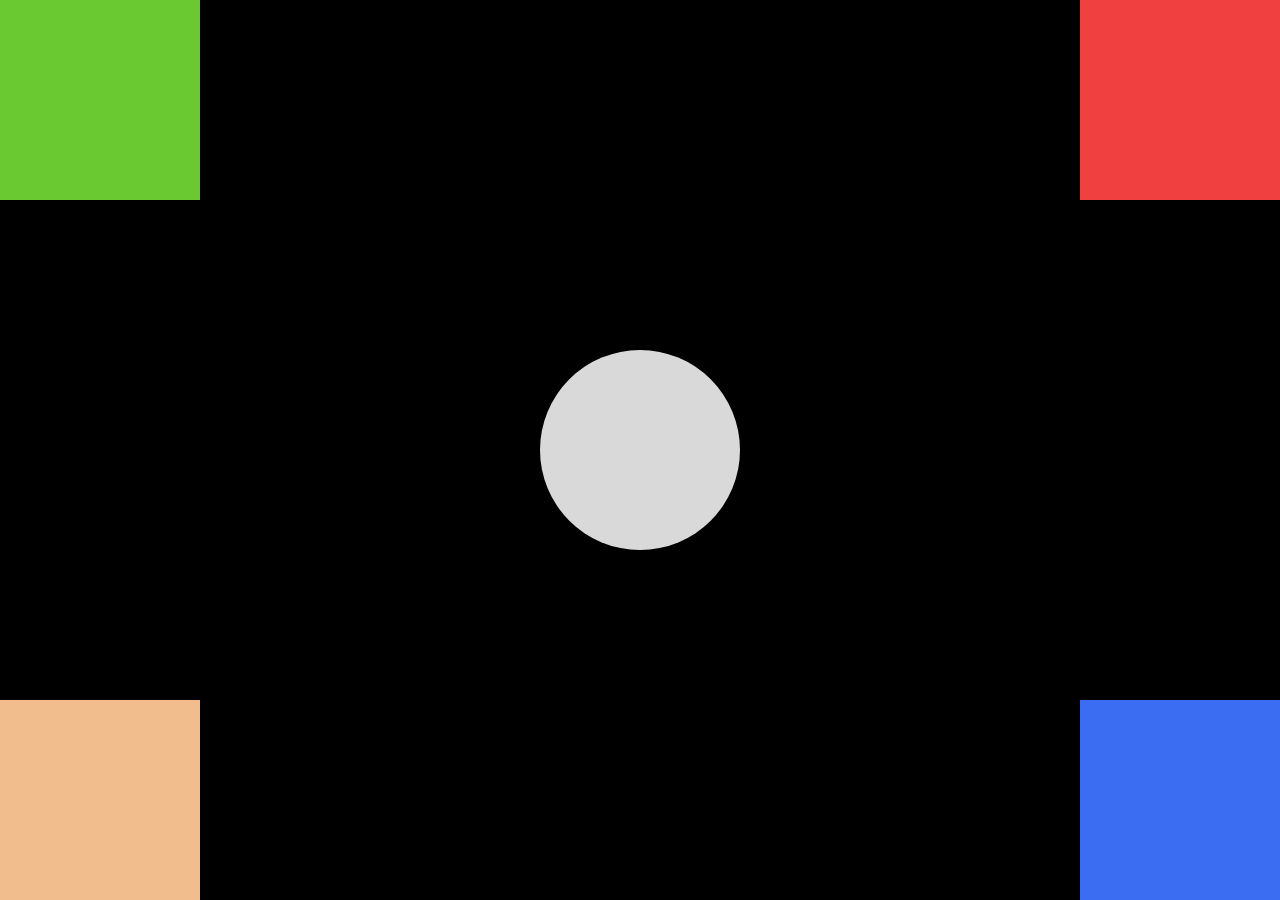
<file: assignment.html>
<!DOCTYPE html>
<html lang="en">
<head>
    <meta charset="UTF-8">
    <meta name="viewport" content="width=device-width, initial-scale=1.0">
    <title>Document</title>
    <link rel="stylesheet" href="assignment.css">
</head>
<body>
    <div id="container">
       
        <div class="top-left square"></div>
        <div class="top-right square"></div>
        <div class="bottom-left square"></div>
        <div class="bottom-right square"></div>
        <div class="circle shape"></div>
    </div>
    <script>
         const shape = document.querySelector(".shape");
         const squares = document.querySelectorAll(".square");

         let isCircle = true;

        shape.addEventListener("click", function () {
            if (isCircle) {
                shape.style.borderRadius = "0%";
                squares.forEach(square => {
                    square.style.borderRadius = "50%";    
                    
                });

            } else {
                shape.style.borderRadius = "50%";
                squares.forEach(square => {
                    square.style.borderRadius = "0%";    
                    
                });
            }
            isCircle = !isCircle;
        });
    </script>
</body>
</html>
</file>
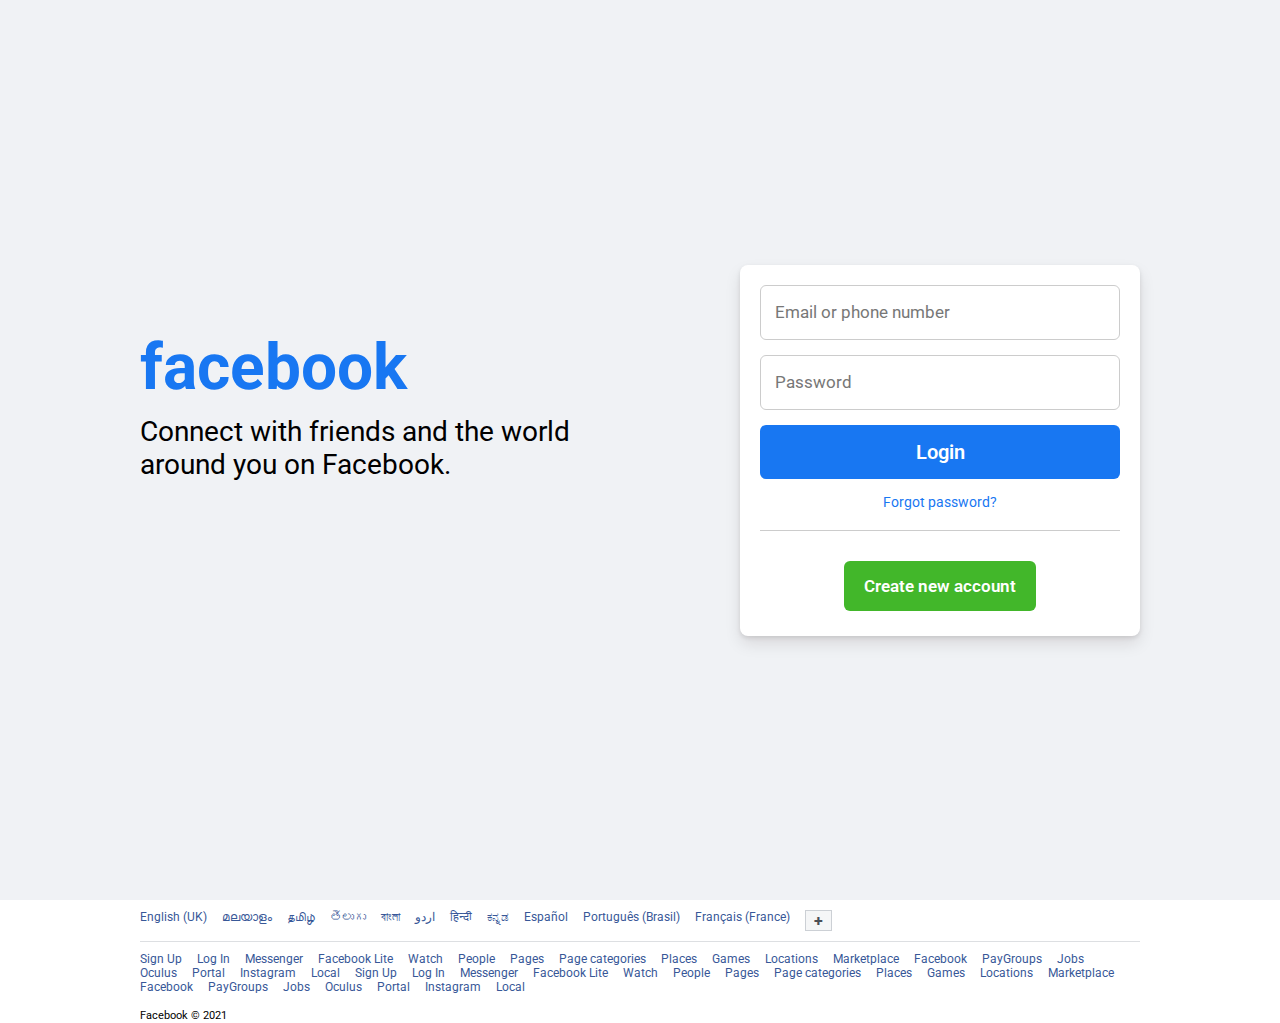
<file: Face.html>
<!DOCTYPE html>
<html lang="en">
  <head>
    <meta charset="UTF-8">
    <meta name="viewport" content="width=device-width, initial-scale=1.0">
    <title>Facebook Login Page | Richard</title>
    <link rel="stylesheet" href="face.css">
  </head>
  <body>
    <div class="container flex">
      <div class="facebook-page flex">
        <div class="text">
          <h1>facebook</h1>
          <p>Connect with friends and the world </p>
          <p> around you on Facebook.</p>
        </div>
        <form action="#">
          <input type="email" placeholder="Email or phone number" required>
          <input type="password" placeholder="Password" required>
          <div class="link">
            <button type="submit" class="login">Login</button>
            <a href="#" class="forgot">Forgot password?</a>
          </div>
          <hr>
          <div class="button">
            <a href="#">Create new account</a>
          </div>
        </form>
      </div>
    </div>

    <footer>
      <div class="footer-contents">
        <ol>
          <li>English (UK)</li>
          <li><a href="#">മലയാളം</a></li>
          <li><a href="#">தமிழ்</a></li>
          <li><a href="#">తెలుగు</a></li>
          <li><a href="#">বাংলা</a></li>
          <li><a href="#">اردو</a></li>
          <li><a href="#">हिन्दी</a></li>
          <li><a href="#">ಕನ್ನಡ</a></li>
          <li><a href="#">Español</a></li>
          <li><a href="#">Português (Brasil)</a></li>
          <li><a href="#">Français (France)</a></li>
          <li><button>+</button></li>
        </ol>

        <ol>
          <li><a href="#">Sign Up</a></li>
          <li><a href="#">Log In </a></li>
          <li><a href="#">Messenger</a></li>
          <li><a href="#">Facebook Lite</a></li>
          <li><a href="#">Watch</a></li>
          <li><a href="#">People</a></li>
          <li><a href="#">Pages</a></li>
          <li><a href="#">Page categories</a></li>
          <li><a href="#">Places</a></li>
          <li><a href="#">Games</a></li>
          <li><a href="#">Locations</a></li>
          <li><a href="#">Marketplace</a></li>
          <li><a href="#">Facebook</a></li>
          <li><a href="#">PayGroups</a></li>
          <li><a href="#">Jobs</a></li>
          <li><a href="#">Oculus</a></li>
          <li><a href="#">Portal</a></li>
          <li><a href="#">Instagram</a></li>
          <li><a href="#">Local</a></li>
          <li><a href="#">Sign Up</a></li>
          <li><a href="#">Log In </a></li>
          <li><a href="#">Messenger</a></li>
          <li><a href="#">Facebook Lite</a></li>
          <li><a href="#">Watch</a></li>
          <li><a href="#">People</a></li>
          <li><a href="#">Pages</a></li>
          <li><a href="#">Page categories</a></li>
          <li><a href="#">Places</a></li>
          <li><a href="#">Games</a></li>
          <li><a href="#">Locations</a></li>
          <li><a href="#">Marketplace</a></li>
          <li><a href="#">Facebook</a></li>
          <li><a href="#">PayGroups</a></li>
          <li><a href="#">Jobs</a></li>
          <li><a href="#">Oculus</a></li>
          <li><a href="#">Portal</a></li>
          <li><a href="#">Instagram</a></li>
          <li><a href="#">Local</a></li>
        </ol>
        <small>Facebook © 2021</small>
      </div>
    </footer>
  </body>
</html>
</file>
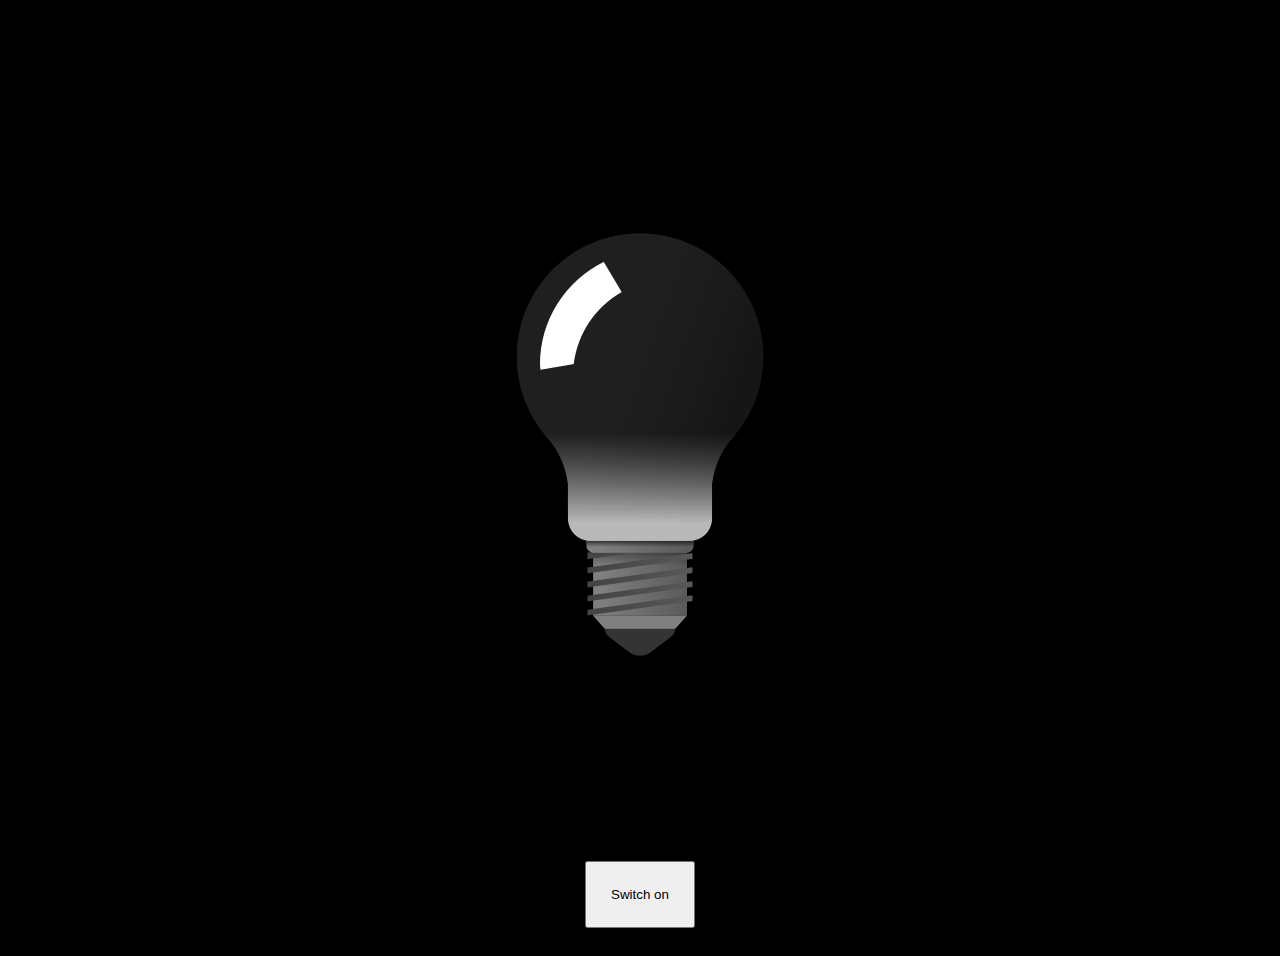
<file: javascript.html>
<!DOCTYPE html>
<html lang="en">
	<head>
		<meta charset="UTF-8" />
		<meta name="viewport" content="width=device-width, initial-scale=1.0" />
		<title>Document</title>
	</head>
	<body style="background-color: black; display: flex; height: 100vh; flex-direction: column; padding: 20px">
		<img id="bulb-off" style="margin: auto" src="/images/bulb-off.png" alt="" />
		<img id="bulb-on" style="margin: auto; display: none" src="/images/bulb-on.png" alt="" />
		<button
			id="switch-button"
			style="padding: 24px; width: fit-content; margin-left: auto; margin-right: auto; cursor: pointer"
		>
			Switch on
		</button>

		<script>
			const switchButton = document.querySelector("#switch-button");
			const bulbOff = document.querySelector("#bulb-off");
			const bultOn = document.querySelector("#bulb-on");

			switchButton.addEventListener("click", () => {
				if (switchButton.textContent === "Switch off") {
					// hide the off bulb
					bulbOff.style.display = "none";
					// show the on bulb
					bultOn.style.display = "block";
					switchButton.textContent = "Switch on";
				} else {
					// hide the on bulb
					bultOn.style.display = "none";
					// show the off bulb
					bulbOff.style.display = "block";
					switchButton.textContent = "Switch off";
				}
			});
		</script>
	</body>
</html>
</file>
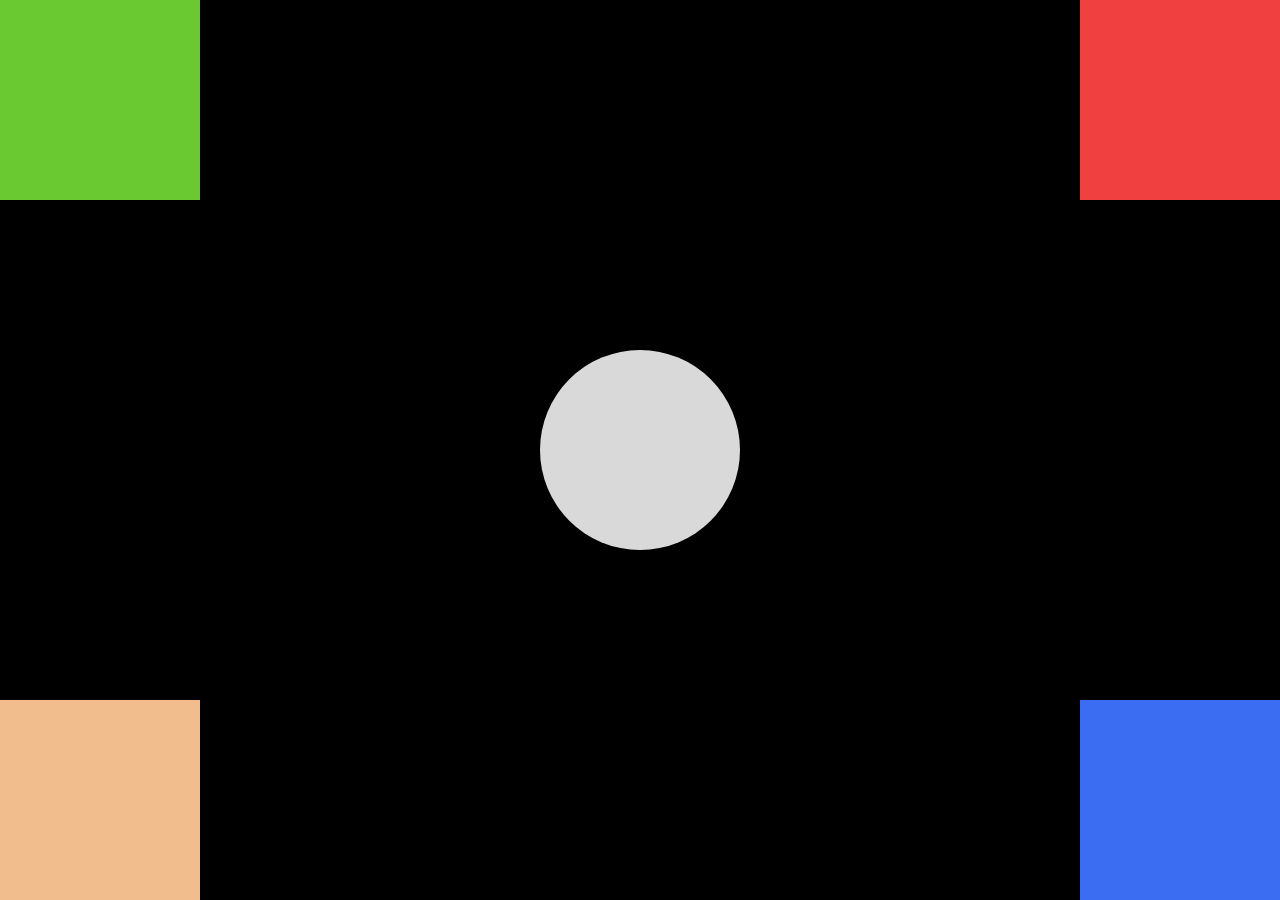
<file: work.html>
<!DOCTYPE html>
<html lang="en">
  <head>
    <meta charset="UTF-8">
    <meta name="viewport" content="width=device-width, initial-scale=1.0">
    <title>Document</title>
    <link rel="stylesheet" href="work.css">
  </head>
  <body>
    <div id="container">

      <div class="top-left square"></div>
      <div class="top-right square"></div>
      <div class="bottom-left square"></div>
      <div class="bottom-right square"></div>
      <div class="circle shape"></div>
    </div>
    <script>
         const shape = document.querySelector(".shape");
         const squares = document.querySelectorAll(".square");

         let isCircle = true;

        shape.addEventListener("click", function () {
            if (isCircle) {
                shape.style.borderRadius = "0%";
                squares.forEach(square => {
                    square.style.borderRadius = "50%";    
                    
                });

            } else {
                shape.style.borderRadius = "50%";
                squares.forEach(square => {
                    square.style.borderRadius = "0%";    
                    
                });
            }
            isCircle = !isCircle;
        });
    </script>
  </body>
</html>
</file>
<file: assignment.css>
body{
    margin:0;
    background-color: rgb(0, 0, 0);
    /* position: relative; */
}

#container{
    display: flex;
    /* align-items: center;
    justify-content: center; */
    height: 100vh;
}


.top-left{
    position: absolute;
    width: 200px;
    height: 200px;
    top: 0px;
    left: 0px;
    background: #6AC831;}

.top-right{
    position: absolute;
    width: 200px;
    height: 200px;
    top: 0;
    right: 0;
    background: #F14040;
}

.bottom-left{
    position:absolute;
    height: 200px;
    width: 200px;
    bottom: 0;
    left: 0;
    background: #F1BD8D;
}

.bottom-right{
    position: absolute;
    height: 200px;
    width: 200px;
    bottom: 0;
    right: 0;
    background: #3A6DF1;
}

.circle{
    /* position: absolute; */
    height: 200px;
    width: 200px;
    margin: auto;
    /* align-items: center;
    justify-content: center; */
    background-color: #D9D9D9;
    border-radius: 100%;
}

.circle:hover{
    background-color: #FFC700;
}
</file>
<file: face.css>
@import url('https://fonts.googleapis.com/css2?family=Roboto:wght@300;400;500;700&display=swap');

* {
  margin: 0;
  padding: 0;
  box-sizing: border-box;
  font-family: 'Roboto', sans-serif;
}

.flex {
  display: flex;
  align-items: center;
}

.container {
  padding: 0 15px;
  min-height: 100vh;
  justify-content: center;
  background: #f0f2f5;
}

.facebook-page {
  justify-content: space-between;
  max-width: 1000px;
  width: 100%;
}

.facebook-page .text {
  margin-bottom: 90px;
}

.facebook-page h1 {
  color: #1877f2;
  font-size: 4rem;
  margin-bottom: 10px;
}

.facebook-page p {
  font-size: 1.75rem;
  white-space: nowrap;
}

form {
  display: flex;
  flex-direction: column;
  background: #fff;
  border-radius: 8px;
  padding: 20px;
  box-shadow: 0 2px 4px rgba(0, 0, 0, 0.1),
    0 8px 16px rgba(27, 8, 8, 0.1);
  max-width: 400px;
  width: 100%;
}

form input {
  height: 55px;
  width: 100%;
  border: 1px solid #ccc;
  border-radius: 6px;
  margin-bottom: 15px;
  font-size: 1rem;
  padding: 0 14px;
}

form input:focus {
  outline: none;
  border-color: #1877f2;
}

::placeholder {
  color: #777;
  font-size: 1.063rem;
}

.link {
  display: flex;
  flex-direction: column;
  text-align: center;
  gap: 15px;
}

.link .login {
  border: none;
  outline: none;
  cursor: pointer;
  background: #1877f2;
  padding: 15px 0;
  border-radius: 6px;
  color: #fff;
  font-size: 1.25rem;
  font-weight: 600;
  transition: 0.2s ease;
}

.link .login:hover {
  background: #0d65d9;
}

form a {
  text-decoration: none;
}

.link .forgot {
  color: #1877f2;
  font-size: 0.875rem;
}

.link .forgot:hover {
  text-decoration: underline;
}

hr {
  border: none;
  height: 1px;
  background-color: #ccc;
  margin-bottom: 20px;
  margin-top: 20px;
}

.button {
  margin-top: 25px;
  text-align: center;
  margin-bottom: 20px;
}

.button a {
  padding: 15px 20px;
  background: #42b72a;
  border-radius: 6px;
  color: #fff;
  font-size: 1.063rem;
  font-weight: 600;
  transition: 0.2s ease;
}

.button a:hover {
  background: #3ba626;
}

@media (max-width: 900px) {
  .facebook-page {
    flex-direction: column;
    text-align: center;
  }

  .facebook-page .text {
    margin-bottom: 30px;
  }
}

@media (max-width: 460px) {
  .facebook-page h1 {
    font-size: 3.5rem;
  }

  .facebook-page p {
    font-size: 1.3rem;
  }

  form {
    padding: 15px;
  }
}
.footer-contents {
  position: relative;
  max-width: 1000px;
  margin: 0 auto;
}

footer ol {
  display: flex;
  flex-wrap: wrap;
  list-style-type: none;
  padding: 10px 0;
}

footer ol:first-child {
  border-bottom: 1px solid #dddfe2;
}

footer ol:first-child li:last-child button {
  background-color: #f5f6f7;
  border: 1px solid #ccd0d5;
  outline: none;
  color: #4b4f56;
  padding: 0 8px;
  font-weight: 700;
  font-size: 16px;
}

footer ol li {
  padding-right: 15px;
  font-size: 12px;
  color: #385898;
}

footer ol li a {
  text-decoration: none;
  color: #385898;
}

footer ol li a:hover {
  text-decoration: underline;
}

footer small {
  font-size: 11px;
}
</file>
<file: work.css>
body{
  margin:0;
  background-color: rgb(0, 0, 0);
  /* position: relative; */
}

#container{
  display: flex;
  /* align-items: center;
  justify-content: center; */
  height: 100vh;
}


.top-left{
  position: absolute;
  width: 200px;
  height: 200px;
  top: 0px;
  left: 0px;
  background: #6AC831;}

.top-right{
  position: absolute;
  width: 200px;
  height: 200px;
  top: 0;
  right: 0;
  background: #F14040;
}

.bottom-left{
  position:absolute;
  height: 200px;
  width: 200px;
  bottom: 0;
  left: 0;
  background: #F1BD8D;
}

.bottom-right{
  position: absolute;
  height: 200px;
  width: 200px;
  bottom: 0;
  right: 0;
  background: #3A6DF1;
}

.circle{
  /* position: absolute; */
  height: 200px;
  width: 200px;
  margin: auto;
  /* align-items: center;
  justify-content: center; */
  background-color: #D9D9D9;
  border-radius: 100%;
}

.circle:hover{
  background-color: #FFC700;
}
</file>
